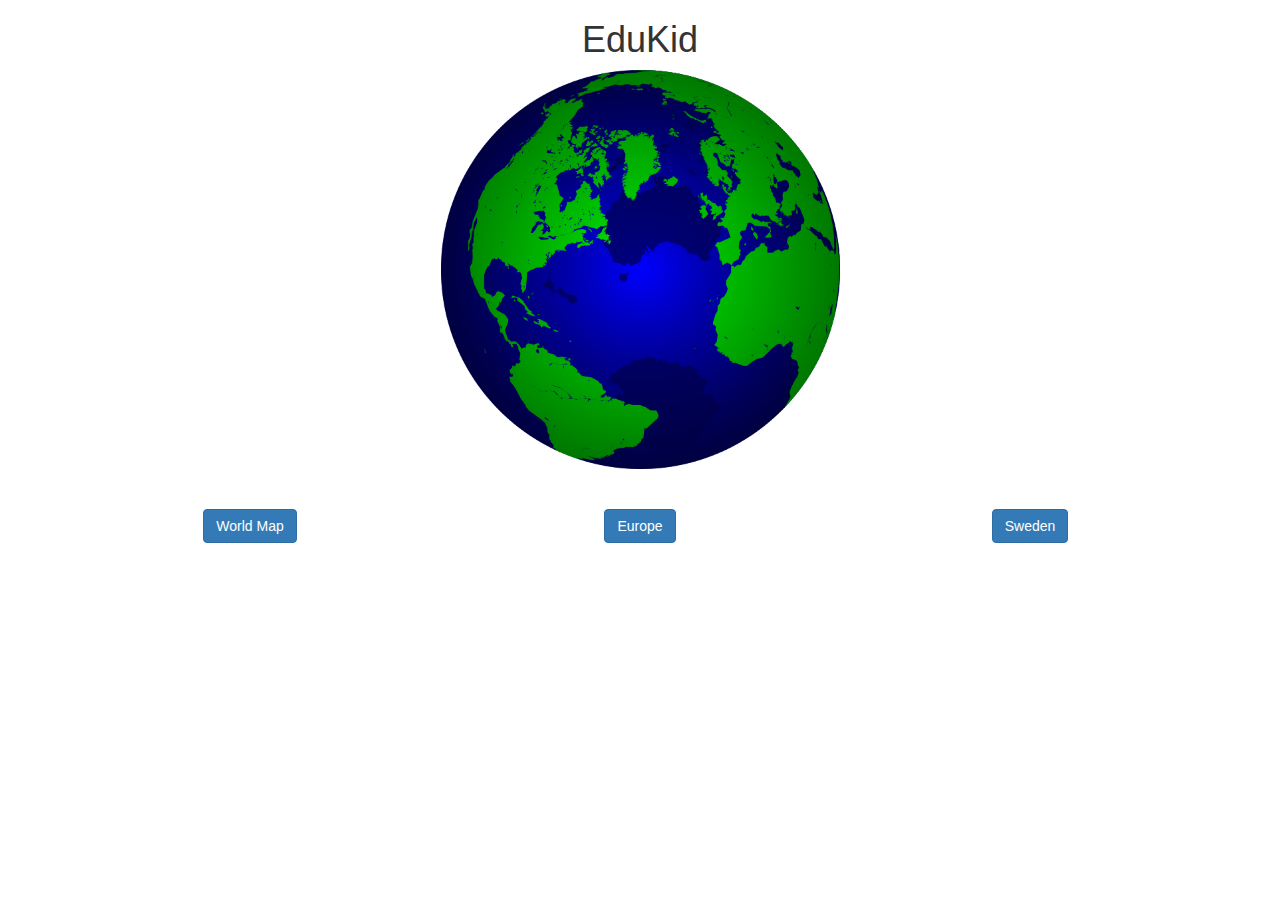
<file: index.html>
<!DOCTYPE html>
<html lang="en">
  <head>
    <meta charset="utf-8">
    <meta http-equiv="X-UA-Compatible" content="IE=edge">
    <meta name="viewport" content="width=device-width, initial-scale=1">    
    <link rel="stylesheet" href="css/bootstrap.css">
	<link href="css/bootstrap-tour.min.css" rel="stylesheet">
	
    <script src="https://ajax.googleapis.com/ajax/libs/jquery/1.11.1/jquery.min.js"></script>
    <script src="http://maxcdn.bootstrapcdn.com/bootstrap/3.2.0/js/bootstrap.min.js"></script>
	<script src="js/bootstrap-tour.min.js"></script>
    <script src="js/prompt.js"></script>
    <script src="js/app2.js"></script>
	<script type="text/javascript">
    </script>
  </head>
  <body>
    <div class="container">

    	<div class="row">  
		    <div class="col-md-12">
			     <h1 class="text-center"> EduKid </h1>
		    </div>
      </div> <!-- close row 1-->
	
    	<div class="row">
    		<div class="col-md-12">
    			<a href="map_game/map.html"><img class="center-block" height="35%" width="35%" src="img/globe.png" alt="Start the map game"></a>
    		</div>
    	</div> </br></br><!-- close row 2 -->
	
    	<div class="row text-center">
    		<div class="col-md-4">
    			<button type="button" class="btn btn-primary" id="world" >World Map</button>
    		</div>
        <div class="col-md-4">
          <a href="map_game/europe.html"><button type="button" class="btn btn-primary" id="europe">Europe</button></a>
        </div>
        <div class="col-md-4">
          <button type="button" class="btn btn-primary" id="sweden">Sweden</button>
        </div>
    	</div> <!-- close row 3 -->      
    </div> <!-- close container-->
  </body>
</html>
</file>
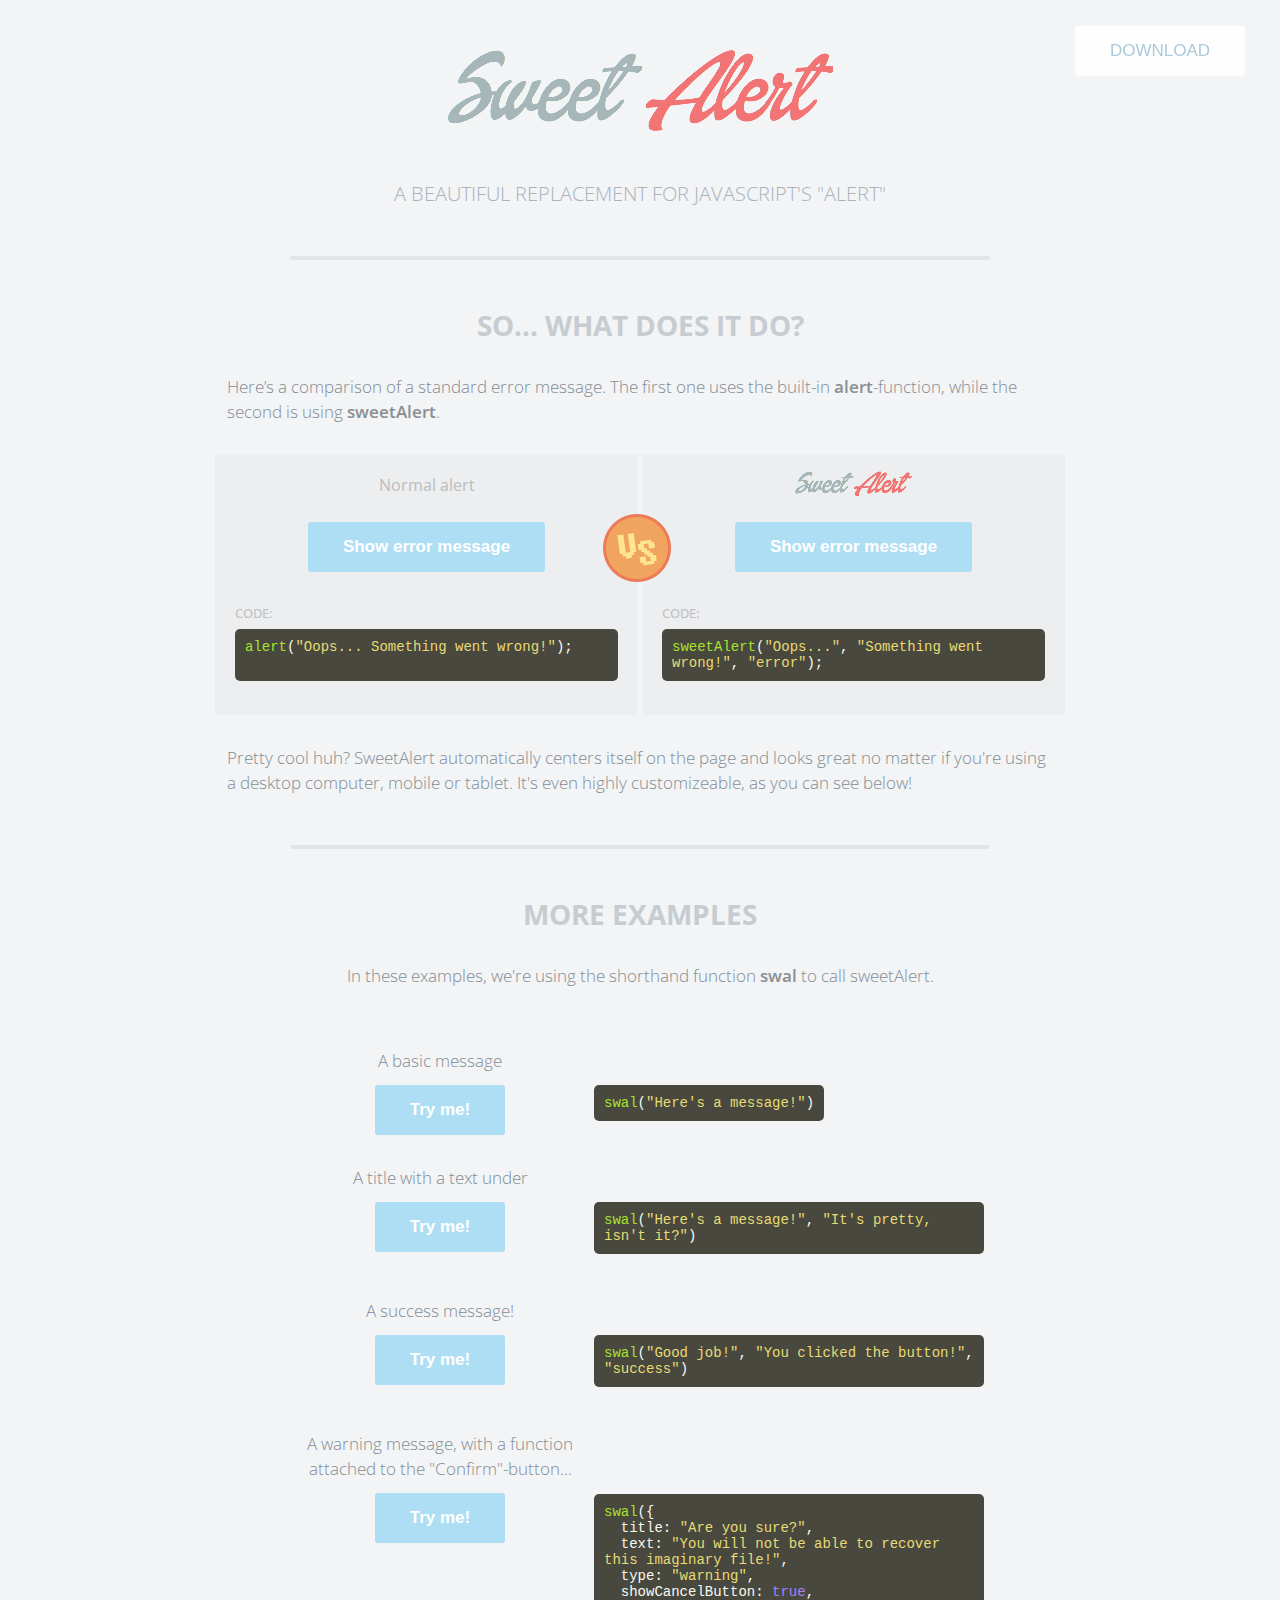
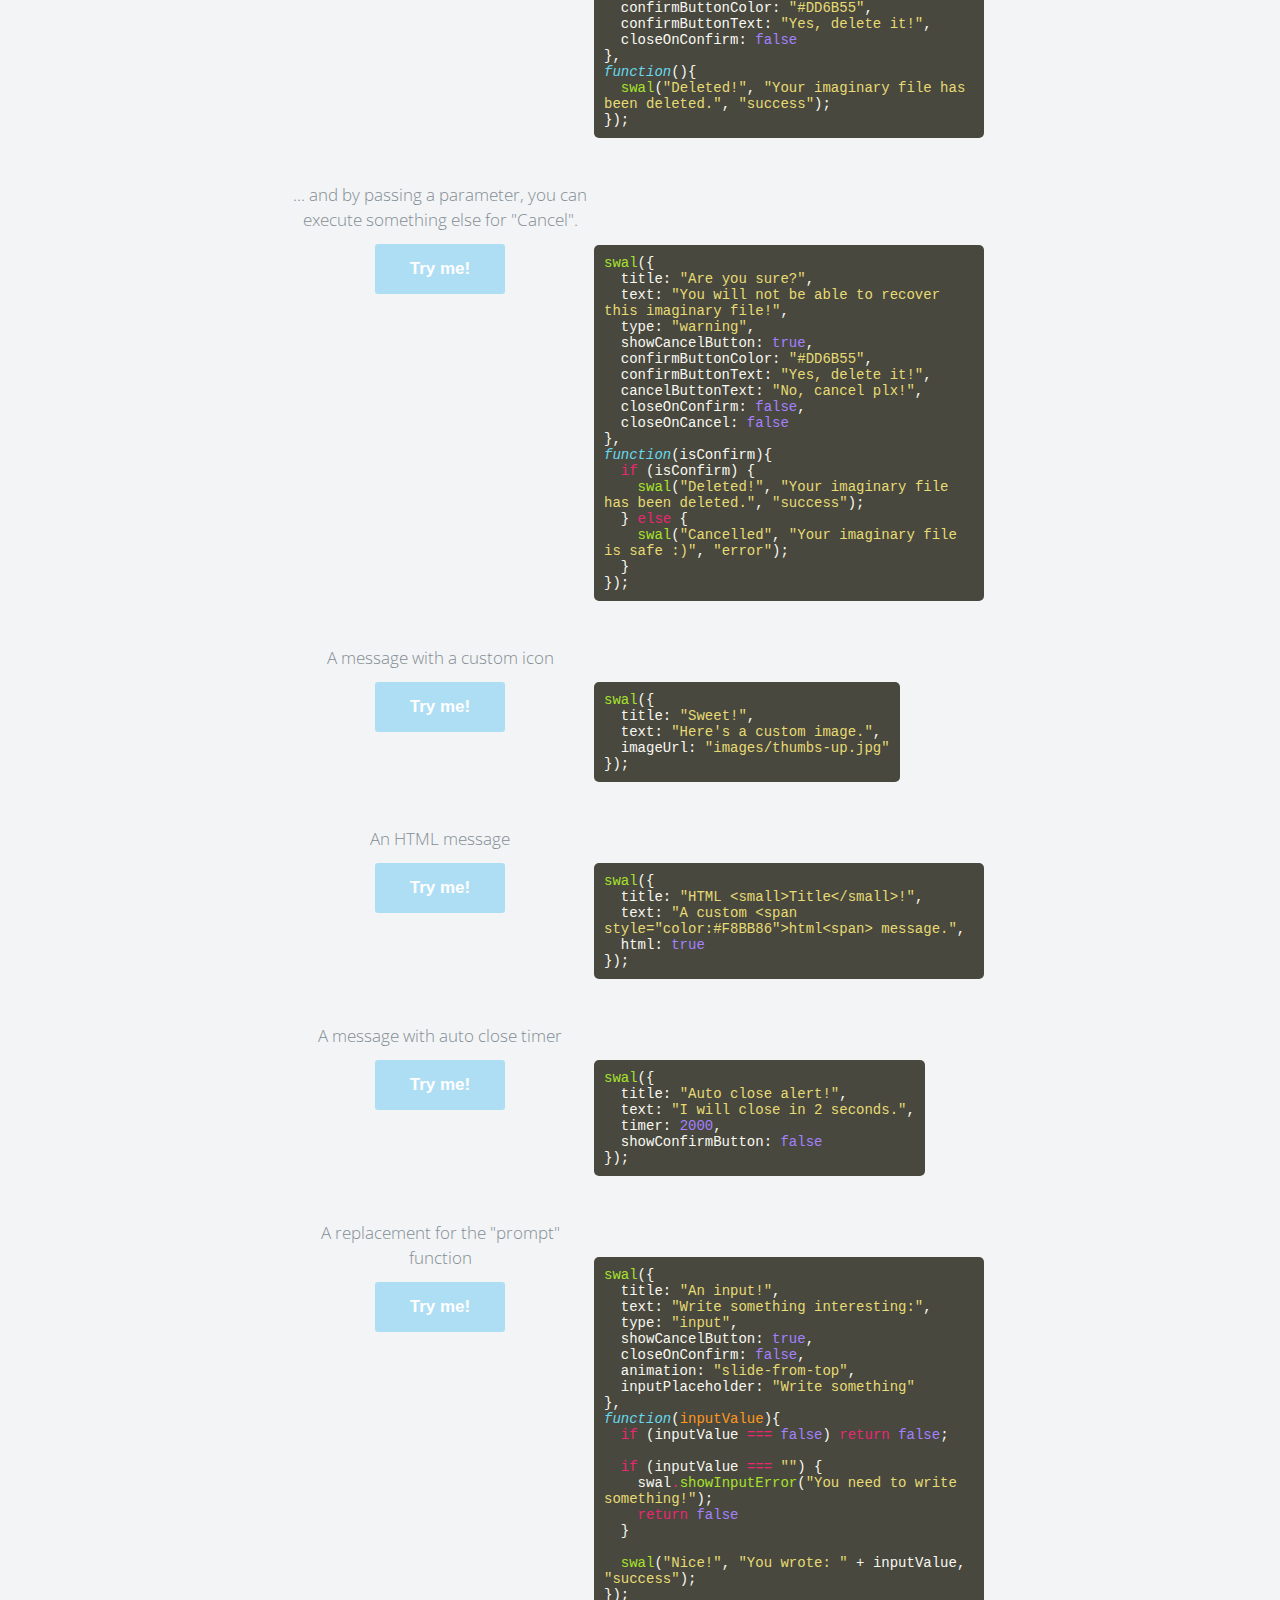
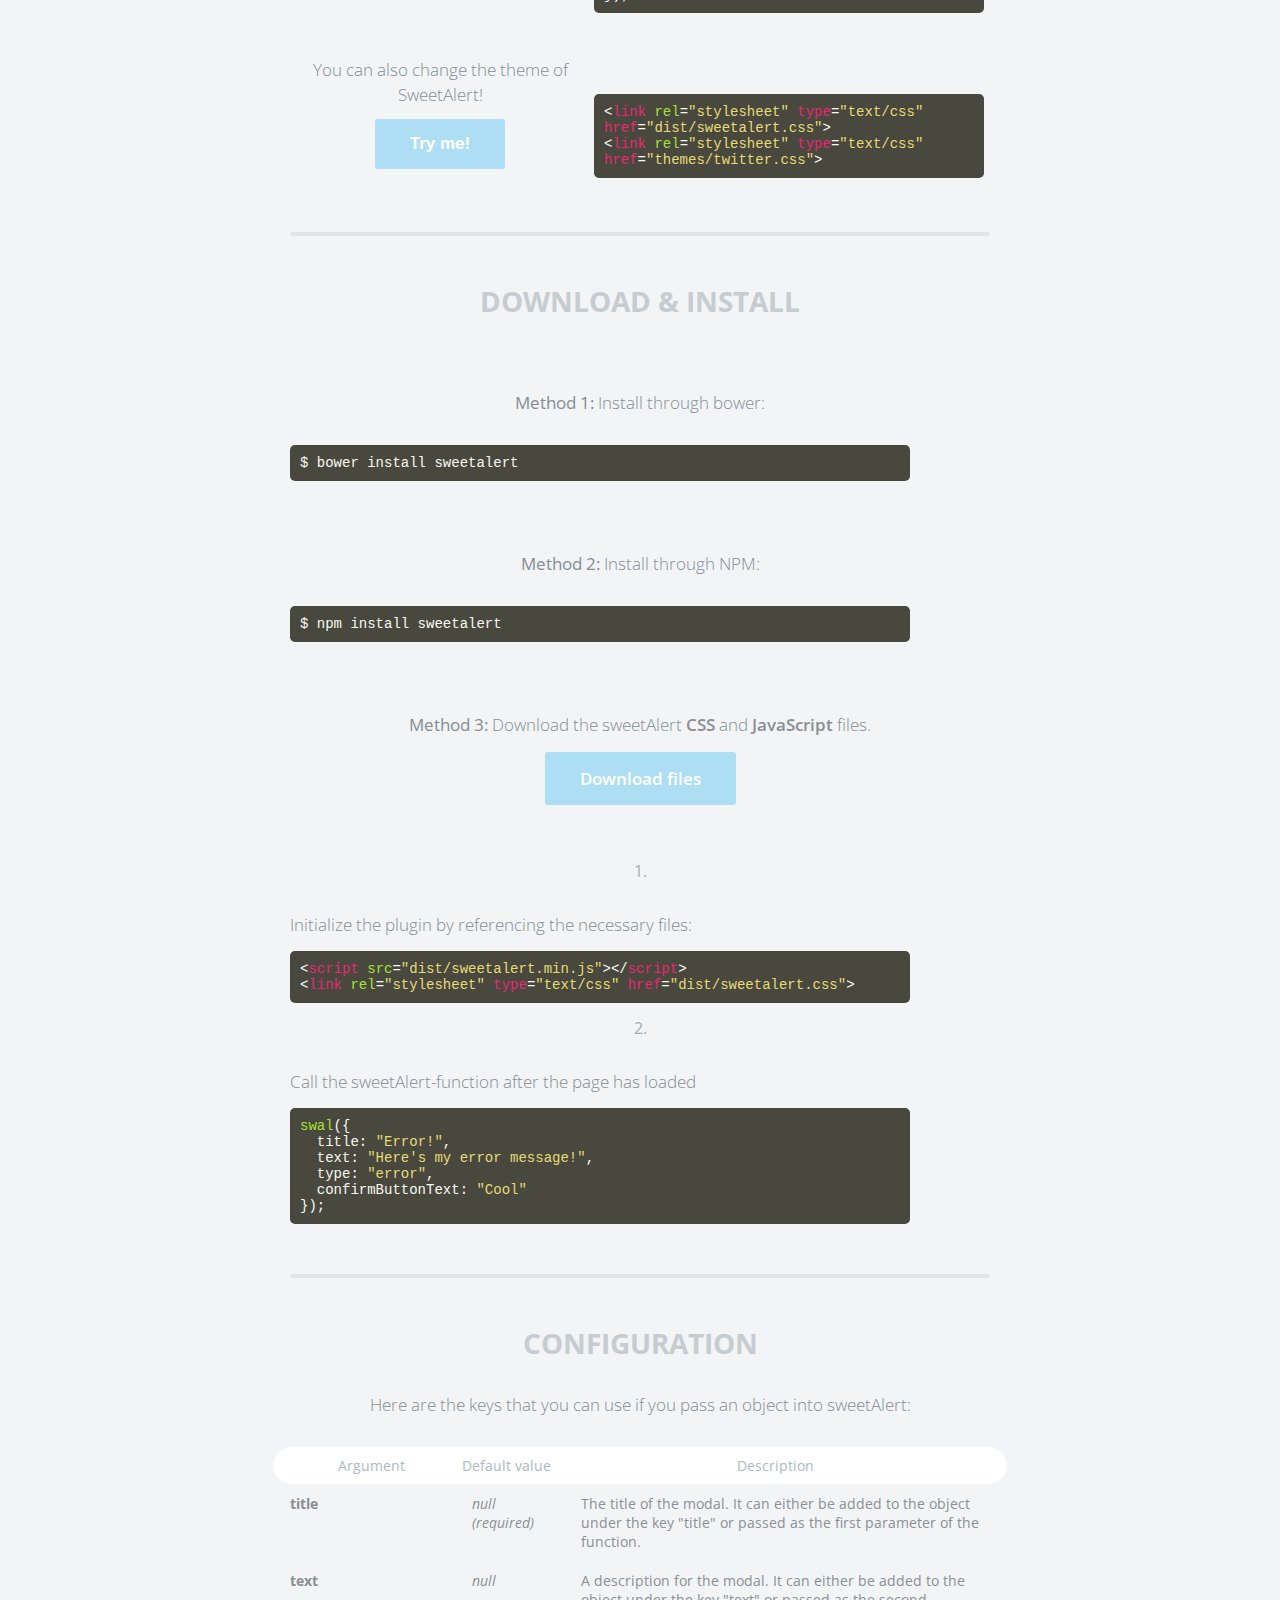
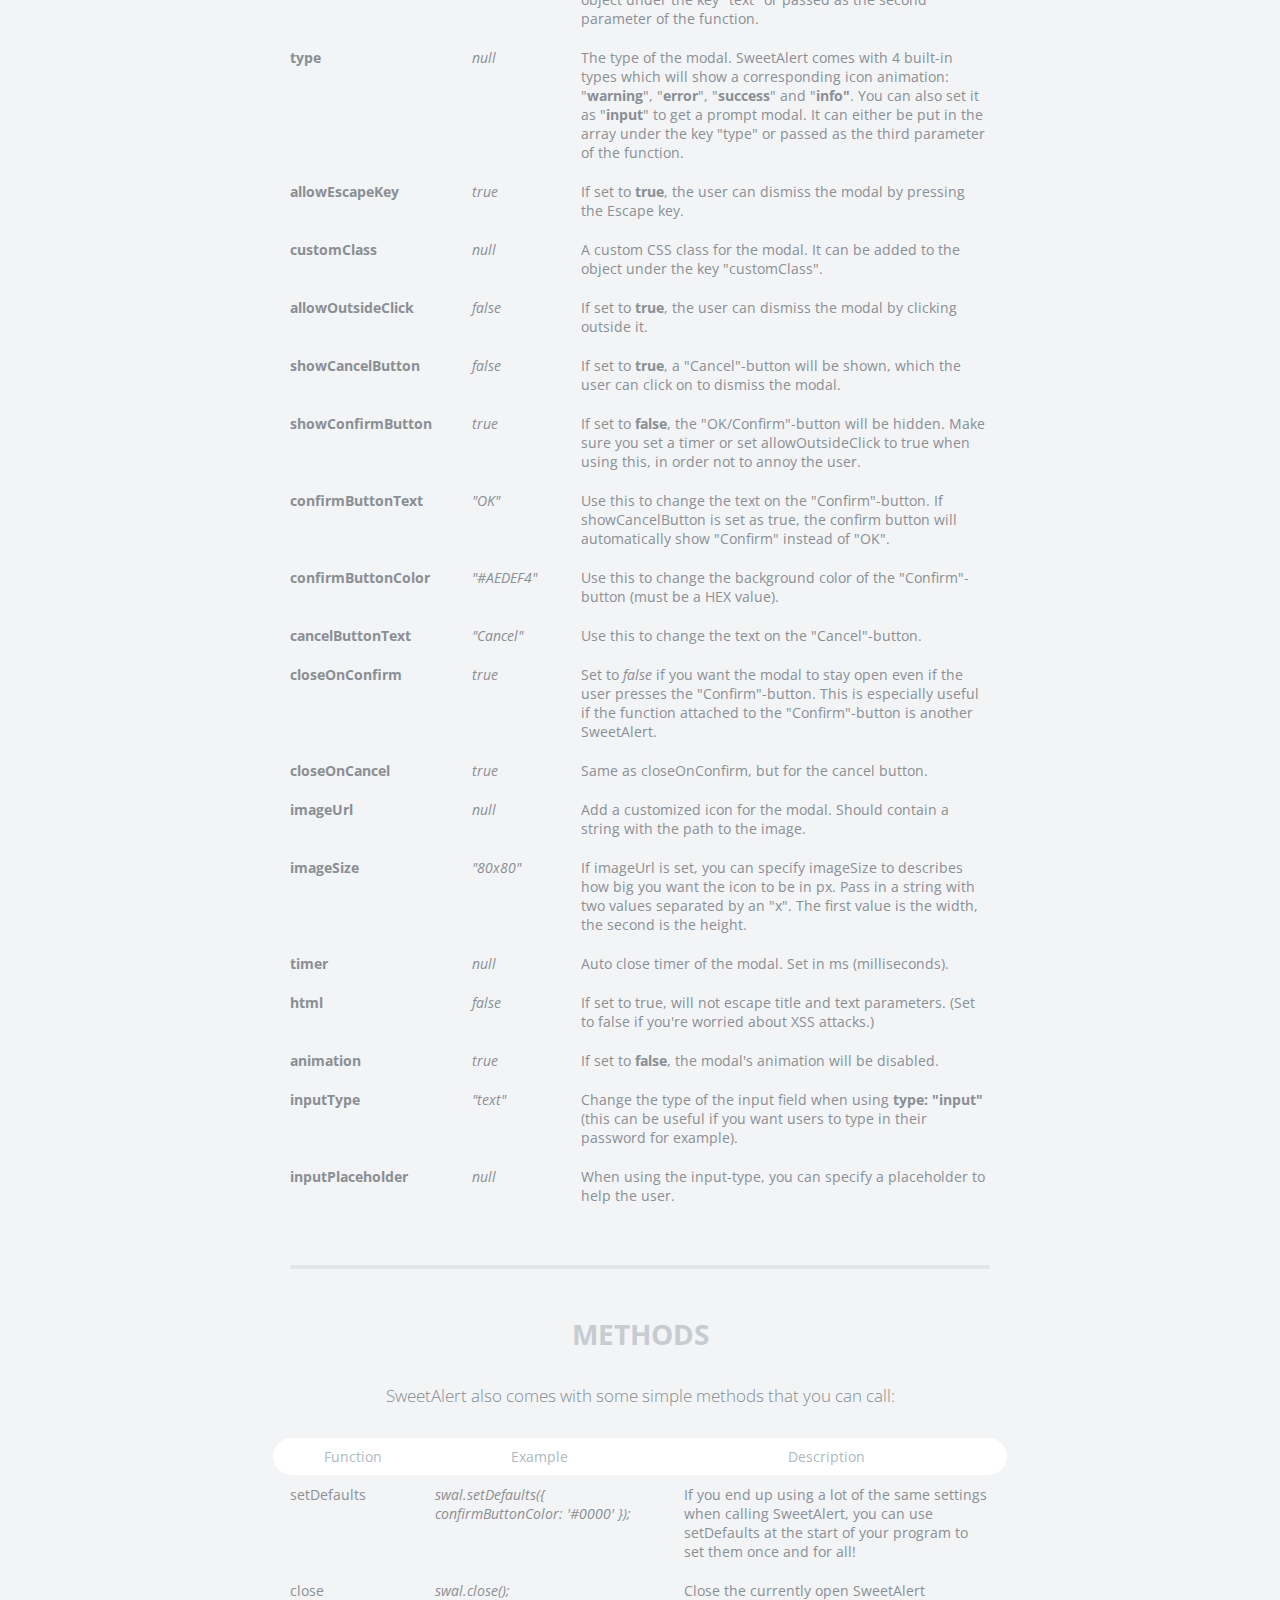
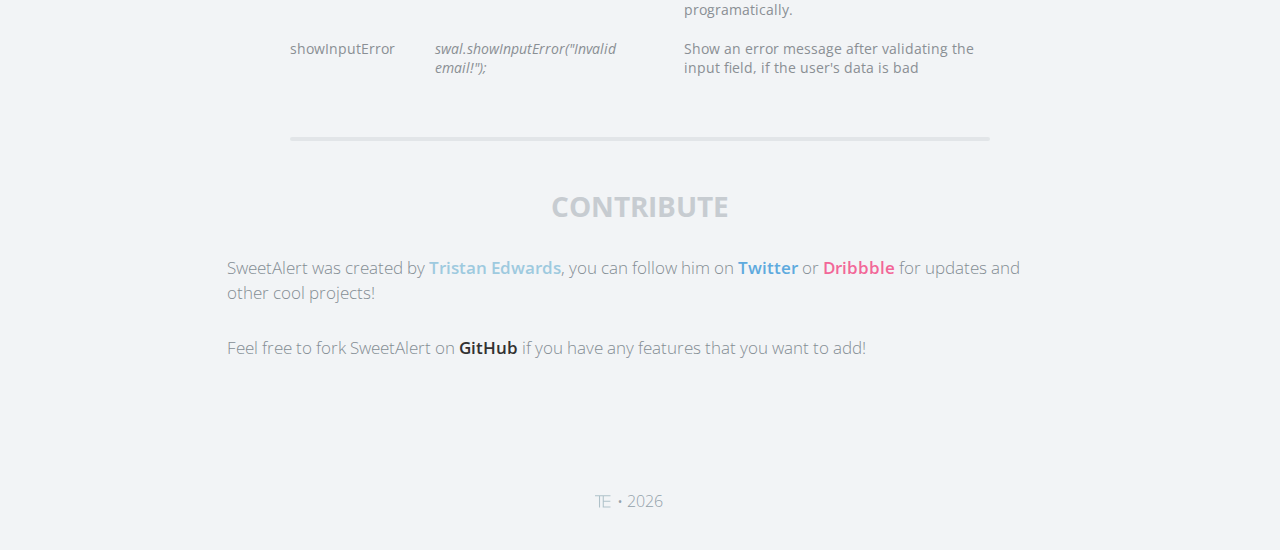
<file: plugin/index.html>
<!doctype html>

<html>

<head>
  <meta charset="utf-8">
  <meta name="viewport" content="width=device-width, initial-scale=1, maximum-scale=1, user-scalable=0" />
  <title>SweetAlert</title>
  
  <link rel="stylesheet" href="example/example.css">
  <script src="https://code.jquery.com/jquery-2.1.3.min.js"></script>

  <!-- This is what you need -->
  <script src="dist/sweetalert.min.js"></script>
  <link rel="stylesheet" href="dist/sweetalert.css">
  <!--.......................-->

</head>

<body>

<h1>Sweet Alert</h1>
<h2>A beautiful replacement for JavaScript's "Alert"</h2>
<button class="download">Download</button>

<!-- What does it do? -->
<h3>So... What does it do?</h3>
<p>Here’s a comparison of a standard error message. The first one uses the built-in <strong>alert</strong>-function, while the second is using <strong>sweetAlert</strong>.</p>

<div class="showcase normal">
	<h4>Normal alert</h4>
	<button>Show error message</button>

	<h5>Code:</h5>
	<pre><span class="attr">alert</span>(<span class="str">"Oops... Something went wrong!"</span>);

	</pre>

	<div class="vs-icon"></div>
</div>

<div class="showcase sweet">
	<h4>Sweet Alert</h4>
	<button>Show error message</button>

	<h5>Code:</h5>
	<pre><span class="attr">sweetAlert</span>(<span class="str">"Oops..."</span>, <span class="str">"Something went wrong!"</span>, <span class="str">"error"</span>);</pre>
</div>

<p>Pretty cool huh? SweetAlert automatically centers itself on the page and looks great no matter if you're using a desktop computer, mobile or tablet. It's even highly customizeable, as you can see below!</p>


<!-- Examples -->
<h3>More examples</h3>

<p class="center">In these examples, we're using the shorthand function <strong>swal</strong> to call sweetAlert.</p>

<ul class="examples">

	<li class="message">
		<div class="ui">
			<p>A basic message</p>
			<button>Try me!</button>
		</div>
		<pre><span class="attr">swal</span>(<span class="str">"Here's a message!"</span>)</pre>
	</li>

	<li class="title-text">
		<div class="ui">
			<p>A title with a text under</p>
			<button>Try me!</button>
		</div>
		<pre><span class="attr">swal</span>(<span class="str">"Here's a message!"</span>, <span class="str">"It's pretty, isn't it?"</span>)</pre>
	</li>

	<li class="success">
		<div class="ui">
			<p>A success message!</p>
			<button>Try me!</button>
		</div>
		<pre><span class="attr">swal</span>(<span class="str">"Good job!"</span>, <span class="str">"You clicked the button!"</span>, <span class="str">"success"</span>)</pre>
	</li>

	<li class="warning confirm">
		<div class="ui">
			<p>A warning message, with a function attached to the "Confirm"-button...</p>
			<button>Try me!</button>
		</div>
		<pre><span class="attr">swal</span>({
&nbsp;&nbsp;title: <span class="str">"Are you sure?"</span>,
&nbsp;&nbsp;text: <span class="str">"You will not be able to recover this imaginary file!"</span>,
&nbsp;&nbsp;type: <span class="str">"warning"</span>,
&nbsp;&nbsp;showCancelButton: <span class="val">true</span>,
&nbsp;&nbsp;confirmButtonColor: <span class="str">"#DD6B55"</span>,
&nbsp;&nbsp;confirmButtonText: <span class="str">"Yes, delete it!"</span>,
&nbsp;&nbsp;closeOnConfirm: <span class="val">false</span>
},
<span class="func"><i>function</i></span>(){
&nbsp;&nbsp;<span class="attr">swal</span>(<span class="str">"Deleted!"</span>, <span class="str">"Your imaginary file has been deleted."</span>, <span class="str">"success"</span>);
});</pre>
	</li>

	<li class="warning cancel">
		<div class="ui">
			<p>... and by passing a parameter, you can execute something else for "Cancel".</p>
			<button>Try me!</button>
		</div>
		<pre><span class="attr">swal</span>({
&nbsp;&nbsp;title: <span class="str">"Are you sure?"</span>,
&nbsp;&nbsp;text: <span class="str">"You will not be able to recover this imaginary file!"</span>,
&nbsp;&nbsp;type: <span class="str">"warning"</span>,
&nbsp;&nbsp;showCancelButton: <span class="val">true</span>,
&nbsp;&nbsp;confirmButtonColor: <span class="str">"#DD6B55"</span>,
&nbsp;&nbsp;confirmButtonText: <span class="str">"Yes, delete it!"</span>,
&nbsp;&nbsp;cancelButtonText: <span class="str">"No, cancel plx!"</span>,
&nbsp;&nbsp;closeOnConfirm: <span class="val">false</span>,
&nbsp;&nbsp;closeOnCancel: <span class="val">false</span>
},
<span class="func"><i>function</i></span>(isConfirm){
&nbsp;&nbsp;<span class="tag">if</span> (isConfirm) {
&nbsp;&nbsp;&nbsp;&nbsp;<span class="attr">swal</span>(<span class="str">"Deleted!"</span>, <span class="str">"Your imaginary file has been deleted."</span>, <span class="str">"success"</span>);
&nbsp;&nbsp;} <span class="tag">else</span> {
	&nbsp;&nbsp;&nbsp;&nbsp;<span class="attr">swal</span>(<span class="str">"Cancelled"</span>, <span class="str">"Your imaginary file is safe :)"</span>, <span class="str">"error"</span>);
&nbsp;&nbsp;}
});</pre>
	</li>

	<li class="custom-icon">
		<div class="ui">
			<p>A message with a custom icon</p>
			<button>Try me!</button>
		</div>
		<pre><span class="attr">swal</span>({
&nbsp;&nbsp;title: <span class="str">"Sweet!"</span>,
&nbsp;&nbsp;text: <span class="str">"Here's a custom image."</span>,
&nbsp;&nbsp;imageUrl: <span class="str">"images/thumbs-up.jpg"</span>
});</pre>
	</li>

	<li class="message-html">
		<div class="ui">
			<p>An HTML message</p>
			<button>Try me!</button>
		</div>
		<pre><span class="attr">swal</span>({
&nbsp;&nbsp;title: <span class="str">"HTML &lt;small&gt;Title&lt;/small&gt;!"</span>,
&nbsp;&nbsp;text: <span class="str">"A custom &lt;span style="color:#F8BB86"&gt;html&lt;span&gt; message."</span>,
&nbsp;&nbsp;html: <span class="val">true</span>
});</pre>
	</li>

	<li class="timer">
		<div class="ui">
			<p>A message with auto close timer</p>
			<button>Try me!</button>
		</div>
		<pre><span class="attr">swal</span>({
&nbsp;&nbsp;title: <span class="str">"Auto close alert!"</span>,
&nbsp;&nbsp;text: <span class="str">"I will close in 2 seconds."</span>,
&nbsp;&nbsp;timer: <span class="val">2000</span>,
&nbsp;&nbsp;showConfirmButton: <span class="val">false</span>
});</pre>
	</li>

	<li class="input">
		<div class="ui">
			<p>A replacement for the "prompt" function</p>
			<button>Try me!</button>
		</div>
		<pre><span class="attr">swal</span>({
&nbsp;&nbsp;title: <span class="str">"An input!"</span>,
&nbsp;&nbsp;text: <span class="str">"Write something interesting:"</span>,
&nbsp;&nbsp;type: <span class="str">"input"</span>,
&nbsp;&nbsp;showCancelButton: <span class="val">true</span>,
&nbsp;&nbsp;closeOnConfirm: <span class="val">false</span>,
&nbsp;&nbsp;animation: <span class="str">"slide-from-top"</span>,
&nbsp;&nbsp;inputPlaceholder: <span class="str">"Write something"</span>
},
<span class="func"><i>function</i></span>(<span class="arg">inputValue</span>){
&nbsp;&nbsp;<span class="tag">if</span> (inputValue <span class="tag">===</span> <span class="val">false</span>) <span class="tag">return</span> <span class="val">false</span>;
&nbsp;&nbsp;
&nbsp;&nbsp;<span class="tag">if</span> (inputValue <span class="tag">===</span> <span class="str">""</span>) {
&nbsp;&nbsp;&nbsp;&nbsp;swal<span class="tag">.</span><span class="attr">showInputError</span>(<span class="str">"You need to write something!"</span>);
&nbsp;&nbsp;&nbsp;&nbsp;<span class="tag">return</span> <span class="val">false</span>
&nbsp;&nbsp;}
&nbsp;&nbsp;
&nbsp;&nbsp;<span class="attr">swal</span>(<span class="str">"Nice!"</span>, <span class="str">"You wrote: "</span> + inputValue, <span class="str">"success"</span>);
});</pre>
	</li>

	<li class="theme">
		<div class="ui">
			<p>You can also change the theme of SweetAlert!</p>
			<button>Try me!</button>
		</div>
		<pre>&lt;<span class="tag">link</span> <span class="attr">rel</span>=<span class="str">"stylesheet"</span> <span class="tag">type</span>=<span class="str">"text/css"</span> <span class="tag">href</span>=<span class="str">"dist/sweetalert.css"</span>&gt;
			&lt;<span class="tag">link</span> <span class="attr">rel</span>=<span class="str">"stylesheet"</span> <span class="tag">type</span>=<span class="str">"text/css"</span> <span class="tag">href</span>=<span class="str">"themes/twitter.css"</span>&gt;</pre>
	</li>

</ul>


<!-- Download & Install -->
<h3 id="download-section">Download & install</h3>

<div class="center-container">
	<p class="center"><b>Method 1:</b> Install through bower:</p>
	<pre class="center">$ bower install sweetalert</pre>
</div>

<div class="center-container">
	<p class="center"><b>Method 2:</b> Install through NPM:</p>
	<pre class="center">$ npm install sweetalert</pre>
</div>

<p class="center"><b>Method 3:</b> Download the sweetAlert <strong>CSS</strong> and <strong>JavaScript</strong> files.</p>

<a class="button" href="https://github.com/t4t5/sweetalert/archive/master.zip" download>Download files</a>

<ol>
	<li>
		<p>Initialize the plugin by referencing the necessary files:</p>
		<pre>&lt;<span class="tag">script</span> <span class="attr">src</span>=<span class="str">"dist/sweetalert.min.js"</span>&gt;&lt;/<span class="tag">script</span>&gt;
&lt;<span class="tag">link</span> <span class="attr">rel</span>=<span class="str">"stylesheet"</span> <span class="tag">type</span>=<span class="str">"text/css"</span> <span class="tag">href</span>=<span class="str">"dist/sweetalert.css"</span>&gt;</pre>
	</li>

	<li>
		<p>Call the sweetAlert-function after the page has loaded</p>
		<pre><span class="attr">swal</span>({
&nbsp;&nbsp;title: <span class="str">"Error!"</span>,
&nbsp;&nbsp;text: <span class="str">"Here's my error message!"</span>,
&nbsp;&nbsp;type: <span class="str">"error"</span>,
&nbsp;&nbsp;confirmButtonText: <span class="str">"Cool"</span>
});
</pre>
	</li>
</ol>



<!-- Configuration -->
<h3>Configuration</h3>

<p class="center">Here are the keys that you can use if you pass an object into sweetAlert:</p>

<table>
	<tr class="titles">
		<th>
			<div class="border-left"></div>
			Argument
		</th>
		<th>Default value</th>
		<th>
			<div class="border-right"></div>
			Description
		</th>
	</tr>
	<tr>
		<td><b>title</b></td>
		<td><i>null (required)</i></td>
		<td>The title of the modal. It can either be added to the object under the key "title" or passed as the first parameter of the function.</td>
	</tr>
	<tr>
		<td><b>text</b></td>
		<td><i>null</i></td>
		<td>A description for the modal. It can either be added to the object under the key "text" or passed as the second parameter of the function.</td>
	</tr>
	<tr>
		<td><b>type</b></td>
		<td><i>null</i></td>
		<td>The type of the modal. SweetAlert comes with 4 built-in types which will show a corresponding icon animation: "<strong>warning</strong>", "<strong>error</strong>", "<strong>success</strong>" and "<strong>info"</strong>. You can also set it as "<strong>input</strong>" to get a prompt modal. It can either be put in the array under the key "type" or passed as the third parameter of the function.</td>
	</tr>
    <tr>
      <td><b>allowEscapeKey</b></td>
      <td><i>true</i></td>
      <td>If set to <strong>true</strong>, the user can dismiss the modal by pressing the Escape key.</td>
    </tr>
	<tr>
		<td><b>customClass</b></td>
		<td><i>null</i></td>
		<td>A custom CSS class for the modal. It can be added to the object under the key "customClass".</td>
	</tr>
	<tr>
		<td><b>allowOutsideClick</b></td>
		<td><i>false</i></td>
		<td>If set to <strong>true</strong>, the user can dismiss the modal by clicking outside it.</td>
	</tr>
	<tr>
		<td><b>showCancelButton</b></td>
		<td><i>false</i></td>
		<td>If set to <strong>true</strong>, a "Cancel"-button will be shown, which the user can click on to dismiss the modal.</td>
	</tr>
	<tr>
		<td><b>showConfirmButton</b></td>
		<td><i>true</i></td>
		<td>If set to <strong>false</strong>, the "OK/Confirm"-button will be hidden. Make sure you set a timer or set allowOutsideClick to true when using this, in order not to annoy the user.</td>
	</tr>
	<tr>
		<td><b>confirmButtonText</b></td>
		<td><i>"OK"</i></td>
		<td>Use this to change the text on the "Confirm"-button. If showCancelButton is set as true, the confirm button will automatically show "Confirm" instead of "OK".</td>
	</tr>
	<tr>
		<td><b>confirmButtonColor</b></td>
		<td><i>"#AEDEF4"</i></td>
		<td>Use this to change the background color of the "Confirm"-button (must be a HEX value).</td>
	</tr>
	<tr>
		<td><b>cancelButtonText</b></td>
		<td><i>"Cancel"</i></td>
		<td>Use this to change the text on the "Cancel"-button.</td>
	</tr>
	<tr>
		<td><b>closeOnConfirm</b></td>
		<td><i>true</i></td>
		<td>Set to <i>false</i> if you want the modal to stay open even if the user presses the "Confirm"-button. This is especially useful if the function attached to the "Confirm"-button is another SweetAlert.</td>
	</tr>
	<tr>
		<td><b>closeOnCancel</b></td>
		<td><i>true</i></td>
		<td>Same as closeOnConfirm, but for the cancel button.</td>
	</tr>
	<tr>
		<td><b>imageUrl</b></td>
		<td><i>null</i></td>
		<td>Add a customized icon for the modal. Should contain a string with the path to the image.</td>
	</tr>
	<tr>
		<td><b>imageSize</b></td>
		<td><i>"80x80"</i></td>
		<td>If imageUrl is set, you can specify imageSize to describes how big you want the icon to be in px. Pass in a string with two values separated by an "x". The first value is the width, the second is the height.</td>
	</tr>
	<tr>
		<td><b>timer</b></td>
		<td><i>null</i></td>
		<td>Auto close timer of the modal. Set in ms (milliseconds).</td>
	</tr>
	<tr>
		<td><b>html</b></td>
		<td><i>false</i></td>
		<td>If set to true, will not escape title and text parameters. (Set to false if you're worried about XSS attacks.)</td>
	</tr>
	<tr>
		<td><b>animation</b></td>
		<td><i>true</i></td>
		<td>If set to <strong>false</strong>, the modal's animation will be disabled.</td>
	</tr>
	<tr>
		<td><b>inputType</b></td>
		<td><i>"text"</i></td>
		<td>Change the type of the input field when using <strong>type: "input"</strong> (this can be useful if you want users to type in their password for example).</td>
	</tr>
	<tr>
		<td><b>inputPlaceholder</b></td>
		<td><i>null</i></td>
		<td>When using the input-type, you can specify a placeholder to help the user.</td>
	</tr>
</table>


<!-- Methods -->
<h3>Methods</h3>

<p class="center">SweetAlert also comes with some simple methods that you can call:</p>

<table>
	<tr class="titles">
		<th>
			<div class="border-left"></div>
			Function
		</th>
		<th>Example</th>
		<th>
			<div class="border-right"></div>
			Description
		</th>
	</tr>
	<tr>
		<td>setDefaults</td>
		<td><i>swal.setDefaults({ confirmButtonColor: '#0000' });</i></td>
		<td>If you end up using a lot of the same settings when calling SweetAlert, you can use setDefaults at the start of your program to set them once and for all!</td>
	</tr>
	<tr>
		<td>close</td>
		<td><i>swal.close();</i></td>
		<td>Close the currently open SweetAlert programatically.</td>
	</tr>
	<tr>
		<td>showInputError</td>
		<td><i>swal.showInputError("Invalid email!");</i></td>
		<td>Show an error message after validating the input field, if the user's data is bad</td>
	</tr>
</table>



<!-- Contribute -->
<h3>Contribute</h3>
<p>SweetAlert was created by <a href="http://tristanedwards.me" target="_blank">Tristan Edwards</a>, you can follow him on <a href="https://twitter.com/t4t5" target="_blank" class="twitter">Twitter</a> or <a href="https://dribbble.com/tristanedwards" target="_blank" class="dribbble">Dribbble</a> for updates and other cool projects!</p>
<p>Feel free to fork SweetAlert on <a href="https://github.com/t4t5/sweetalert" class="github">GitHub</a> if you have any features that you want to add!</p>


<footer>
	<span class="te-logo">TE</span> • <script>document.write(new Date().getFullYear())</script>
</footer>


<script>

document.querySelector('button.download').onclick = function(){
	$("html, body").animate({ scrollTop: $("#download-section").offset().top }, 1000);
};

document.querySelector('.showcase.normal button').onclick = function(){
	alert("Oops... Something went wrong!");
};

document.querySelector('.showcase.sweet button').onclick = function(){
	swal("Oops...", "Something went wrong!", "error");
};

document.querySelector('ul.examples li.message button').onclick = function(){
	swal("Here's a message!");
};

document.querySelector('ul.examples li.timer button').onclick = function(){
	swal({
		title: "Auto close alert!",
		text: "I will close in 2 seconds.",
		timer: 2000,
		showConfirmButton: false
	});
};

document.querySelector('ul.examples li.title-text button').onclick = function(){
	swal("Here's a message!", "It's pretty, isn't it?");
};

document.querySelector('ul.examples li.success button').onclick = function(){
	swal("Good job!", "You clicked the button!", "success");
};

document.querySelector('ul.examples li.warning.confirm button').onclick = function(){
	swal({
		title: "Are you sure?",
		text: "You will not be able to recover this imaginary file!",
		type: "warning",
		showCancelButton: true,
		confirmButtonColor: '#DD6B55',
		confirmButtonText: 'Yes, delete it!',
		closeOnConfirm: false
	},
	function(){
		swal("Deleted!", "Your imaginary file has been deleted!", "success");
	});
};

document.querySelector('ul.examples li.warning.cancel button').onclick = function(){
	swal({
		title: "Are you sure?",
		text: "You will not be able to recover this imaginary file!",
		type: "warning",
		showCancelButton: true,
		confirmButtonColor: '#DD6B55',
		confirmButtonText: 'Yes, delete it!',
		cancelButtonText: "No, cancel plx!",
		closeOnConfirm: false,
		closeOnCancel: false
	},
	function(isConfirm){
    if (isConfirm){
      swal("Deleted!", "Your imaginary file has been deleted!", "success");
    } else {
      swal("Cancelled", "Your imaginary file is safe :)", "error");
    }
	});
};

document.querySelector('ul.examples li.custom-icon button').onclick = function(){
	swal({
		title: "Sweet!",
		text: "Here's a custom image.",
		imageUrl: 'example/images/thumbs-up.jpg'
	});
};

document.querySelector('ul.examples li.message-html button').onclick = function(){
	swal({
		title: "HTML <small>Title</small>!",
		text: 'A custom <span style="color:#F8BB86">html<span> message.',
		html: true
	});
};

document.querySelector('ul.examples li.input button').onclick = function(){
	swal({
		title: "An input!",
		text: 'Write something interesting:',
		type: 'input',
		showCancelButton: true,
		closeOnConfirm: false,
		animation: "slide-from-top",
		inputPlaceholder: "Write something"
	}, 
	function(inputValue){
		if (inputValue === false) return false;

		if (inputValue === "") {
			swal.showInputError("You need to write something!");
			return false;
		}
		
		swal("Nice!", 'You wrote: ' + inputValue, "success");
		
	});
};

document.querySelector('ul.examples li.theme button').onclick = function() {
	swal({
		title: "Themes!",
		text: "Here's the Twitter theme for SweetAlert!",
		confirmButtonText: "Cool!",
		customClass: 'twitter'
	});
};

</script>



</body>

</html>
</file>
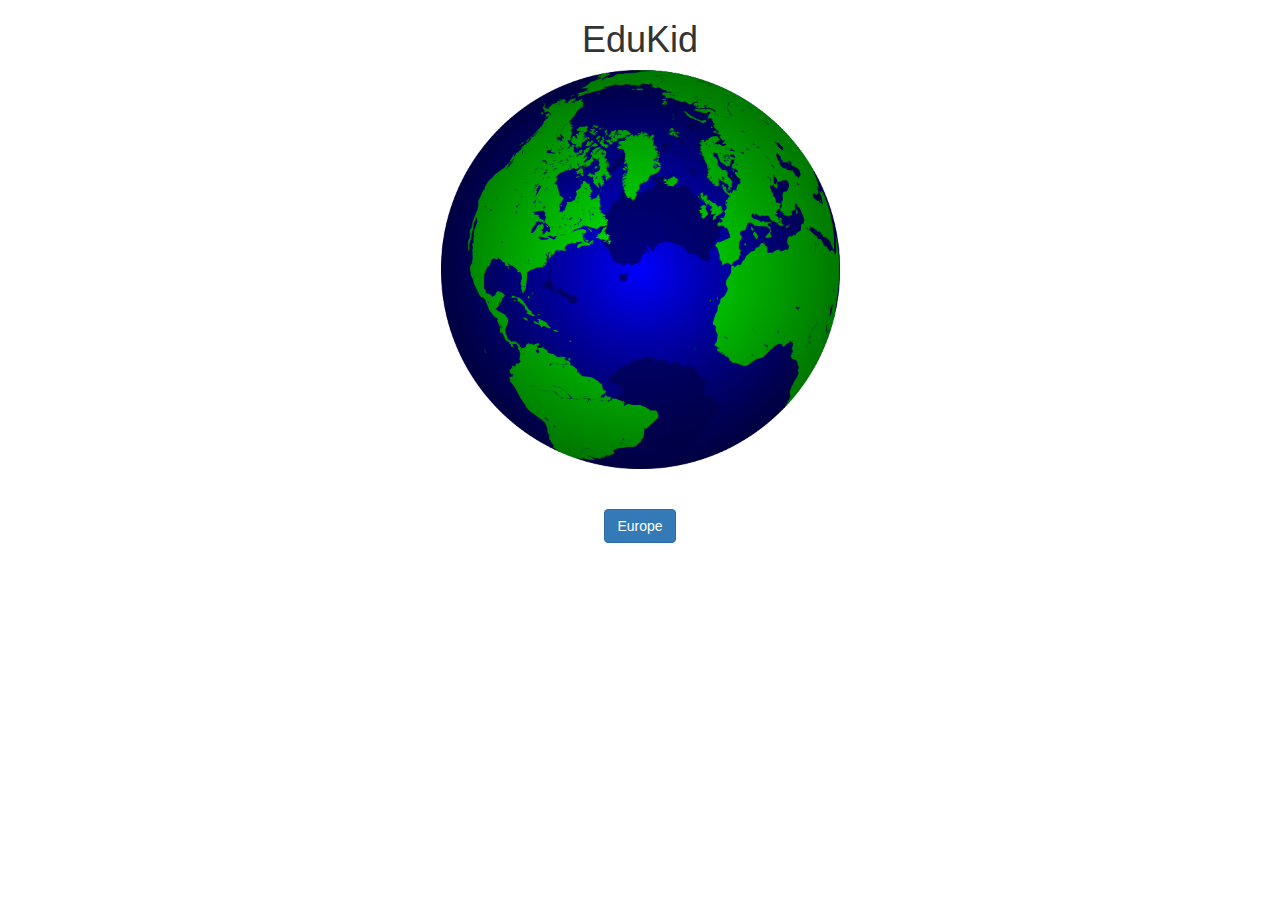
<file: index-use-firefox.html>
<!DOCTYPE html>
<html lang="en">
  <head>
    <meta charset="utf-8">
    <meta http-equiv="X-UA-Compatible" content="IE=edge">
    <meta name="viewport" content="width=device-width, initial-scale=1">    
    <link rel="stylesheet" href="css/bootstrap.css">
	<link href="css/bootstrap-tour.min.css" rel="stylesheet">
	
    <script src="https://ajax.googleapis.com/ajax/libs/jquery/1.11.1/jquery.min.js"></script>
    <script src="http://maxcdn.bootstrapcdn.com/bootstrap/3.2.0/js/bootstrap.min.js"></script>
	<script src="js/bootstrap-tour.min.js"></script>
    <script src="js/prompt.js"></script>
    <script src="js/app2.js"></script>
	<script type="text/javascript">
    </script>
  </head>
  <body>
    <div class="container">

    	<div class="row">  
		    <div class="col-md-12">
			     <h1 class="text-center"> EduKid </h1>
		    </div>
      </div> <!-- close row 1-->
	
    	<div class="row">
    		<div class="col-md-12">
    			<a href="map_game/map.html"><img class="center-block" height="35%" width="35%" src="img/globe.png" alt="Start the map game"></a>
    		</div>
    	</div> </br></br><!-- close row 2 -->
	
    	<div class="row text-center">
    		<div class="col-md-4">
    			
    		</div>
        <div class="col-md-4">
          <a href="map_game/europe.html"><button type="button" class="btn btn-primary" id="europe">Europe</button></a>
        </div>
        <div class="col-md-4">
       
        </div>
    	</div> <!-- close row 3 -->      
    </div> <!-- close container-->
  </body>
</html>
</file>
<file: plugin/example/example.css>
@import url(http://fonts.googleapis.com/css?family=Open+Sans:400,600,700,300);
@import url(http://fonts.googleapis.com/css?family=Open+Sans+Condensed:700);
body {
  background-color: #f2f4f6;
  font-family: 'Open Sans', sans-serif;
  text-align: center; }

h1 {
  background-image: url("images/logo_big.png");
  background-image: -webkit-image-set(url("images/logo_big.png") 1x, url("images/logo_big@2x.png") 2x);
  width: 385px;
  height: 81px;
  text-indent: -9999px;
  white-space: nowrap;
  margin: 50px auto; }
  @media all and (max-width: 420px) {
    h1 {
      width: 300px;
      background-size: contain;
      background-repeat: no-repeat;
      background-position: center; } }
  @media all and (max-width: 330px) {
    h1 {
      width: 250px; } }

h2 {
  font-size: 20px;
  color: #A9B2BC;
  line-height: 25px;
  text-transform: uppercase;
  font-weight: 300;
  text-align: center;
  display: block; }

h3 {
  font-size: 28px;
  color: #C7CCD1;
  text-transform: uppercase;
  font-family: 'Open Sans Condensed', sans-serif;
  margin-top: 100px;
  text-align: center;
  position: relative; }
  h3#download-section {
    margin-top: 50px;
    padding-top: 40px; }
  h3::after {
    content: "";
    background-color: #e2e5e8;
    height: 4px;
    width: 700px;
    left: 50%;
    margin-left: -350px;
    position: absolute;
    margin-top: -50px;
    border-radius: 2px; }
    @media all and (max-width: 740px) {
      h3::after {
        width: auto;
        left: 20px;
        right: 20px;
        margin-left: 0; } }

a {
  text-decoration: none; }

p {
  max-width: 826px;
  margin: 30px auto;
  font-size: 17px;
  font-weight: 300;
  color: #848D94;
  line-height: 25px;
  text-align: left; }
  p.center {
    text-align: center; }
  p strong {
    color: #8A8F94;
    font-weight: 600; }
  p a {
    color: #9ECADF;
    font-weight: 600; }
    p a:hover {
      text-decoration: underline; }
    p a.twitter {
      color: #5eaade; }
    p a.dribbble {
      color: #f26798; }
    p a.github {
      color: #323131; }

button, .button {
  background-color: #AEDEF4;
  color: white;
  border: none;
  box-shadow: none;
  font-size: 17px;
  font-weight: 500;
  font-weight: 600;
  border-radius: 3px;
  padding: 15px 35px;
  margin: 26px 5px 0 5px;
  cursor: pointer; }
  button:focus, .button:focus {
    outline: none; }
  button:hover, .button:hover {
    background-color: #a1d9f2; }
  button:active, .button:active {
    background-color: #81ccee; }
  button.cancel, .button.cancel {
    background-color: #D0D0D0; }
    button.cancel:hover, .button.cancel:hover {
      background-color: #c8c8c8; }
    button.cancel:active, .button.cancel:active {
      background-color: #b6b6b6; }
  button.download, .button.download {
    position: fixed;
    right: 30px;
    top: 0;
    background-color: rgba(255, 255, 255, 0.9);
    color: #ABCADA;
    font-weight: 500;
    text-transform: uppercase;
    z-index: 3; }
    @media all and (max-width: 1278px) {
      button.download, .button.download {
        display: none; } }

.center-container {
  max-width: 700px;
  margin: 70px auto; }

pre {
  background-color: #49483e;
  color: #f8f8f2;
  padding: 10px;
  border-radius: 5px;
  white-space: pre-line;
  text-align: left;
  font-size: 14px;
  max-width: 600px; }
  pre .str {
    color: #e6db74; }
  pre .func {
    color: #66d9ef; }
  pre .val {
    color: #a381ff; }
  pre .tag {
    color: #e92772; }
  pre .attr {
    color: #a6e22d; }
  pre .arg {
    color: #fd9720; }

.showcase {
  background-color: #eceef0;
  padding: 20px;
  display: inline-block;
  width: 383px;
  vertical-align: top;
  position: relative; }
  @media all and (max-width: 865px) {
    .showcase {
      margin: 5px auto;
      padding: 46px 20px; } }
  @media all and (max-width: 440px) {
    .showcase {
      width: auto; } }
  .showcase h4 {
    font-size: 16px;
    color: #BCBCBC;
    line-height: 22px;
    margin: 0 auto;
    font-weight: 400; }
  .showcase.sweet h4 {
    width: 117px;
    height: 25px;
    margin-top: -3px;
    text-indent: -9999px;
    background-image: url("images/logo_small.png");
    background-image: -webkit-image-set(url("images/logo_small.png") 1x, url("images/logo_small@2x.png") 2x); }
  .showcase h5 {
    margin-bottom: -7px;
    text-align: left;
    font-weight: 500;
    text-transform: uppercase;
    color: #c2c2c2; }
  .showcase button {
    margin-bottom: 10px; }
  .showcase .vs-icon {
    background-image: url("images/vs_icon.png");
    background-image: -webkit-image-set(url("images/vs_icon.png") 1x, url("images/vs_icon@2x.png") 2x);
    width: 69px;
    height: 69px;
    position: absolute;
    right: -34px;
    top: 60px;
    z-index: 2; }
    @media all and (max-width: 865px) {
      .showcase .vs-icon {
        margin: 5px auto;
        right: auto;
        left: 50%;
        margin-left: -35px;
        top: auto;
        bottom: -35px; } }

ul.examples {
  list-style-type: none;
  width: 700px;
  margin: 0 auto;
  text-align: left;
  padding-left: 0; }
  @media all and (max-width: 758px) {
    ul.examples {
      width: auto; } }
  ul.examples li {
    padding-left: 0; }
  ul.examples .ui, ul.examples pre {
    display: inline-block;
    vertical-align: top; }
    @media all and (max-width: 758px) {
      ul.examples .ui, ul.examples pre {
        display: block;
        max-width: none;
        margin: 0 auto; } }
  ul.examples .ui {
    width: 300px;
    text-align: center; }
    ul.examples .ui button {
      margin-top: 12px; }
    ul.examples .ui p {
      text-align: center;
      margin-bottom: 0; }
  ul.examples pre {
    max-width: 370px;
    margin-top: 67px; }
    @media all and (max-width: 758px) {
      ul.examples pre {
        margin-top: 16px !important;
        margin-bottom: 60px; } }
  ul.examples .warning pre {
    margin-top: 93px; }

ol {
  max-width: 700px;
  margin: 70px auto;
  list-style-position: inside;
  padding-left: 0; }
  ol li {
    color: #A7ADB2; }
    ol li p {
      margin-bottom: 10px; }

table {
  width: 700px;
  font-size: 14px;
  color: #8a8f94;
  margin: 10px auto;
  text-align: left;
  border-collapse: collapse; }
  @media all and (max-width: 750px) {
    table {
      width: auto;
      margin: 10px 20px; } }
  table th {
    background-color: white;
    padding: 9px;
    color: #acb9be;
    font-weight: 400;
    text-align: center;
    position: relative; }
    table th .border-left, table th .border-right {
      position: absolute;
      background-color: white;
      border-radius: 50%;
      top: 0;
      left: -17px;
      width: 37px;
      height: 37px; }
    table th .border-right {
      left: auto;
      right: -17px; }
    @media all and (max-width: 750px) {
      table th:nth-child(2) {
        display: none; } }
  table td {
    padding: 10px 20px;
    vertical-align: top; }
    table td:first-child {
      padding-left: 0px; }
    table td:last-child {
      padding-right: 0px; }
    @media all and (max-width: 750px) {
      table td:nth-child(2) {
        display: none; } }
    @media all and (max-width: 360px) {
      table td {
        padding: 10px 4px; }
        table td b {
          font-size: 13px; } }

footer {
  margin-top: 100px;
  padding-bottom: 30px;
  color: #9A999F;
  display: inline-block;
  position: relative;
  color: gray;
  font-weight: 400;
  color: #93a1aa;
  font-weight: 300; }
  footer .te-logo {
    text-indent: -99999px;
    background-size: contain;
    background-repeat: no-repeat;
    background-position: center center;
    height: 16px;
    width: 16px;
    display: inline-block;
    margin-right: 5px;
    background-image: url("images/te-logo-small.svg");
    position: absolute;
    left: -22px;
    top: 3px; }

.sweet-alert.twitter {
  font-family: "Helvetica Neue", Helvetica, Arial, sans-serif;
  padding: 15px;
  padding-top: 55px;
  text-align: right;
  border-radius: 6px;
  box-shadow: 0px 0px 0px 1px rgba(0, 0, 0, 0.11), 0px 6px 30px rgba(0, 0, 0, 0.14); }
  .sweet-alert.twitter ~ .sweet-overlay {
    background: rgba(41, 47, 51, 0.9); }
  .sweet-alert.twitter h2 {
    position: absolute;
    top: 0;
    left: 0;
    right: 0;
    height: 40px;
    line-height: 40px;
    font-size: 16px;
    font-weight: 400;
    color: #8899a6;
    margin: 0;
    color: #66757f;
    border-bottom: 1px solid #e1e8ed; }
  .sweet-alert.twitter p {
    display: block;
    text-align: center;
    color: #66757f;
    font-weight: 400;
    font-size: 13px;
    margin-top: 7px; }
  .sweet-alert.twitter .sa-button-container {
    background-color: #f5f8fa;
    border-top: 1px solid #e1e8ed;
    box-shadow: 0px -1px 0px white;
    margin: -15px;
    margin-top: 0; }
  .sweet-alert.twitter[data-has-confirm-button=false][data-has-cancel-button=false] {
    padding-bottom: 10px; }
    .sweet-alert.twitter[data-has-confirm-button=false][data-has-cancel-button=false] .sa-button-container {
      display: none; }
  .sweet-alert.twitter button {
    border-radius: 2px;
    box-shadow: none !important;
    text-shadow: 0px -1px 0px rgba(0, 0, 0, 0.3);
    margin: 17px 0px;
    border-radius: 4px;
    font-size: 14px;
    font-weight: 600;
    padding: 8px 16px;
    position: relative; }
    .sweet-alert.twitter button:focus, .sweet-alert.twitter button.cancel:focus {
      box-shadow: none !important; }
      .sweet-alert.twitter button:focus::before, .sweet-alert.twitter button.cancel:focus::before {
        content: "";
        position: absolute;
        left: -5px;
        top: -5px;
        right: -5px;
        bottom: -5px;
        border: 2px solid #a5b0b4;
        border-radius: 8px; }
    .sweet-alert.twitter button.confirm {
      background-color: #55acee !important;
      background-image: linear-gradient(transparent, rgba(0, 0, 0, 0.05));
      -ms-filter: "progid:DXImageTransform.Microsoft.gradient(startColorstr=#00000000, endColorstr=#0C000000)";
      border: 1px solid #3b88c3;
      box-shadow: inset 0 1px 0 rgba(255, 255, 255, 0.15);
      margin-right: 15px; }
      .sweet-alert.twitter button.confirm:hover {
        background-color: #55acee;
        background-image: linear-gradient(transparent, rgba(0, 0, 0, 0.15));
        -ms-filter: "progid:DXImageTransform.Microsoft.gradient(startColorstr=#00000000, endColorstr=#26000000)";
        border-color: #3b88c3; }
    .sweet-alert.twitter button.cancel {
      color: #66757e;
      background-color: #f5f8fa;
      background-image: linear-gradient(#fff, #f5f8fa);
      text-shadow: 0px -1px 0px white;
      margin-right: 9px;
      border: 1px solid #e1e8ed; }
      .sweet-alert.twitter button.cancel:hover, .sweet-alert.twitter button.cancel:focus:hover {
        background-color: #e1e8ed;
        background-image: linear-gradient(#fff, #e1e8ed);
        -ms-filter: "progid:DXImageTransform.Microsoft.gradient(enabled=false)";
        border-color: #e1e8ed; }
      .sweet-alert.twitter button.cancel:focus {
        background: #fff;
        border-color: #fff; }
  .sweet-alert.twitter .sa-icon {
    transform: scale(0.72);
    margin-bottom: -2px;
    margin-top: -10px; }
  .sweet-alert.twitter input {
    border: 1px solid #e1e8ed;
    border-radius: 3px;
    padding: 10px 7px;
    height: auto;
    box-shadow: none;
    font-size: 13px;
    margin: 10px 0; }
    .sweet-alert.twitter input:focus {
      border-color: #94A1A6;
      box-shadow: inset 0 0 0 1px rgba(77, 99, 107, 0.7); }
  .sweet-alert.twitter fieldset .sa-input-error {
    display: none; }
  .sweet-alert.twitter .sa-error-container {
    text-align: center;
    border: none;
    background-color: #fbedc0;
    margin-bottom: 6px; }
    .sweet-alert.twitter .sa-error-container.show {
      border: 1px solid #f0e1b9; }
    .sweet-alert.twitter .sa-error-container .icon {
      display: none; }
    .sweet-alert.twitter .sa-error-container p {
      color: #292f33;
      font-weight: 600;
      margin-top: 0; }
</file>
<file: plugin/dist/sweetalert.css>
body.stop-scrolling {
  height: 100%;
  overflow: hidden; }

.sweet-overlay {
  background-color: black;
  /* IE8 */
  -ms-filter: "progid:DXImageTransform.Microsoft.Alpha(Opacity=40)";
  /* IE8 */
  background-color: rgba(0, 0, 0, 0.4);
  position: fixed;
  left: 0;
  right: 0;
  top: 0;
  bottom: 0;
  display: none;
  z-index: 10000; }

.sweet-alert {
  background-color: white;
  font-family: 'Open Sans', 'Helvetica Neue', Helvetica, Arial, sans-serif;
  width: 478px;
  padding: 17px;
  border-radius: 5px;
  text-align: center;
  position: fixed;
  left: 50%;
  top: 50%;
  margin-left: -256px;
  margin-top: -200px;
  overflow: hidden;
  display: none;
  z-index: 99999; }
  @media all and (max-width: 540px) {
    .sweet-alert {
      width: auto;
      margin-left: 0;
      margin-right: 0;
      left: 15px;
      right: 15px; } }
  .sweet-alert h2 {
    color: #575757;
    font-size: 30px;
    text-align: center;
    font-weight: 600;
    text-transform: none;
    position: relative;
    margin: 25px 0;
    padding: 0;
    line-height: 40px;
    display: block; }
  .sweet-alert p {
    color: #797979;
    font-size: 16px;
    text-align: center;
    font-weight: 300;
    position: relative;
    text-align: inherit;
    float: none;
    margin: 0;
    padding: 0;
    line-height: normal; }
  .sweet-alert fieldset {
    border: none;
    position: relative; }
  .sweet-alert .sa-error-container {
    background-color: #f1f1f1;
    margin-left: -17px;
    margin-right: -17px;
    overflow: hidden;
    padding: 0 10px;
    max-height: 0;
    webkit-transition: padding 0.15s, max-height 0.15s;
    transition: padding 0.15s, max-height 0.15s; }
    .sweet-alert .sa-error-container.show {
      padding: 10px 0;
      max-height: 100px;
      webkit-transition: padding 0.2s, max-height 0.2s;
      transition: padding 0.25s, max-height 0.25s; }
    .sweet-alert .sa-error-container .icon {
      display: inline-block;
      width: 24px;
      height: 24px;
      border-radius: 50%;
      background-color: #ea7d7d;
      color: white;
      line-height: 24px;
      text-align: center;
      margin-right: 3px; }
    .sweet-alert .sa-error-container p {
      display: inline-block; }
  .sweet-alert .sa-input-error {
    position: absolute;
    top: 29px;
    right: 26px;
    width: 20px;
    height: 20px;
    opacity: 0;
    -webkit-transform: scale(0.5);
    transform: scale(0.5);
    -webkit-transform-origin: 50% 50%;
    transform-origin: 50% 50%;
    -webkit-transition: all 0.1s;
    transition: all 0.1s; }
    .sweet-alert .sa-input-error::before, .sweet-alert .sa-input-error::after {
      content: "";
      width: 20px;
      height: 6px;
      background-color: #f06e57;
      border-radius: 3px;
      position: absolute;
      top: 50%;
      margin-top: -4px;
      left: 50%;
      margin-left: -9px; }
    .sweet-alert .sa-input-error::before {
      -webkit-transform: rotate(-45deg);
      transform: rotate(-45deg); }
    .sweet-alert .sa-input-error::after {
      -webkit-transform: rotate(45deg);
      transform: rotate(45deg); }
    .sweet-alert .sa-input-error.show {
      opacity: 1;
      -webkit-transform: scale(1);
      transform: scale(1); }
  .sweet-alert input {
    width: 100%;
    box-sizing: border-box;
    border-radius: 3px;
    border: 1px solid #d7d7d7;
    height: 43px;
    margin-top: 10px;
    margin-bottom: 17px;
    font-size: 18px;
    box-shadow: inset 0px 1px 1px rgba(0, 0, 0, 0.06);
    padding: 0 12px;
    display: none;
    -webkit-transition: all 0.3s;
    transition: all 0.3s; }
    .sweet-alert input:focus {
      outline: none;
      box-shadow: 0px 0px 3px #c4e6f5;
      border: 1px solid #b4dbed; }
      .sweet-alert input:focus::-moz-placeholder {
        transition: opacity 0.3s 0.03s ease;
        opacity: 0.5; }
      .sweet-alert input:focus:-ms-input-placeholder {
        transition: opacity 0.3s 0.03s ease;
        opacity: 0.5; }
      .sweet-alert input:focus::-webkit-input-placeholder {
        transition: opacity 0.3s 0.03s ease;
        opacity: 0.5; }
    .sweet-alert input::-moz-placeholder {
      color: #bdbdbd; }
    .sweet-alert input:-ms-input-placeholder {
      color: #bdbdbd; }
    .sweet-alert input::-webkit-input-placeholder {
      color: #bdbdbd; }
  .sweet-alert.show-input input {
    display: block; }
  .sweet-alert button {
    background-color: #AEDEF4;
    color: white;
    border: none;
    box-shadow: none;
    font-size: 17px;
    font-weight: 500;
    -webkit-border-radius: 4px;
    border-radius: 5px;
    padding: 10px 32px;
    margin: 26px 5px 0 5px;
    cursor: pointer; }
    .sweet-alert button:focus {
      outline: none;
      box-shadow: 0 0 2px rgba(128, 179, 235, 0.5), inset 0 0 0 1px rgba(0, 0, 0, 0.05); }
    .sweet-alert button:hover {
      background-color: #a1d9f2; }
    .sweet-alert button:active {
      background-color: #81ccee; }
    .sweet-alert button.cancel {
      background-color: #D0D0D0; }
      .sweet-alert button.cancel:hover {
        background-color: #c8c8c8; }
      .sweet-alert button.cancel:active {
        background-color: #b6b6b6; }
      .sweet-alert button.cancel:focus {
        box-shadow: rgba(197, 205, 211, 0.8) 0px 0px 2px, rgba(0, 0, 0, 0.0470588) 0px 0px 0px 1px inset !important; }
    .sweet-alert button::-moz-focus-inner {
      border: 0; }
  .sweet-alert[data-has-cancel-button=false] button {
    box-shadow: none !important; }
  .sweet-alert[data-has-confirm-button=false][data-has-cancel-button=false] {
    padding-bottom: 40px; }
  .sweet-alert .sa-icon {
    width: 80px;
    height: 80px;
    border: 4px solid gray;
    -webkit-border-radius: 40px;
    border-radius: 40px;
    border-radius: 50%;
    margin: 20px auto;
    padding: 0;
    position: relative;
    box-sizing: content-box; }
    .sweet-alert .sa-icon.sa-error {
      border-color: #F27474; }
      .sweet-alert .sa-icon.sa-error .sa-x-mark {
        position: relative;
        display: block; }
      .sweet-alert .sa-icon.sa-error .sa-line {
        position: absolute;
        height: 5px;
        width: 47px;
        background-color: #F27474;
        display: block;
        top: 37px;
        border-radius: 2px; }
        .sweet-alert .sa-icon.sa-error .sa-line.sa-left {
          -webkit-transform: rotate(45deg);
          transform: rotate(45deg);
          left: 17px; }
        .sweet-alert .sa-icon.sa-error .sa-line.sa-right {
          -webkit-transform: rotate(-45deg);
          transform: rotate(-45deg);
          right: 16px; }
    .sweet-alert .sa-icon.sa-warning {
      border-color: #F8BB86; }
      .sweet-alert .sa-icon.sa-warning .sa-body {
        position: absolute;
        width: 5px;
        height: 47px;
        left: 50%;
        top: 10px;
        -webkit-border-radius: 2px;
        border-radius: 2px;
        margin-left: -2px;
        background-color: #F8BB86; }
      .sweet-alert .sa-icon.sa-warning .sa-dot {
        position: absolute;
        width: 7px;
        height: 7px;
        -webkit-border-radius: 50%;
        border-radius: 50%;
        margin-left: -3px;
        left: 50%;
        bottom: 10px;
        background-color: #F8BB86; }
    .sweet-alert .sa-icon.sa-info {
      border-color: #C9DAE1; }
      .sweet-alert .sa-icon.sa-info::before {
        content: "";
        position: absolute;
        width: 5px;
        height: 29px;
        left: 50%;
        bottom: 17px;
        border-radius: 2px;
        margin-left: -2px;
        background-color: #C9DAE1; }
      .sweet-alert .sa-icon.sa-info::after {
        content: "";
        position: absolute;
        width: 7px;
        height: 7px;
        border-radius: 50%;
        margin-left: -3px;
        top: 19px;
        background-color: #C9DAE1; }
    .sweet-alert .sa-icon.sa-success {
      border-color: #A5DC86; }
      .sweet-alert .sa-icon.sa-success::before, .sweet-alert .sa-icon.sa-success::after {
        content: '';
        -webkit-border-radius: 40px;
        border-radius: 40px;
        border-radius: 50%;
        position: absolute;
        width: 60px;
        height: 120px;
        background: white;
        -webkit-transform: rotate(45deg);
        transform: rotate(45deg); }
      .sweet-alert .sa-icon.sa-success::before {
        -webkit-border-radius: 120px 0 0 120px;
        border-radius: 120px 0 0 120px;
        top: -7px;
        left: -33px;
        -webkit-transform: rotate(-45deg);
        transform: rotate(-45deg);
        -webkit-transform-origin: 60px 60px;
        transform-origin: 60px 60px; }
      .sweet-alert .sa-icon.sa-success::after {
        -webkit-border-radius: 0 120px 120px 0;
        border-radius: 0 120px 120px 0;
        top: -11px;
        left: 30px;
        -webkit-transform: rotate(-45deg);
        transform: rotate(-45deg);
        -webkit-transform-origin: 0px 60px;
        transform-origin: 0px 60px; }
      .sweet-alert .sa-icon.sa-success .sa-placeholder {
        width: 80px;
        height: 80px;
        border: 4px solid rgba(165, 220, 134, 0.2);
        -webkit-border-radius: 40px;
        border-radius: 40px;
        border-radius: 50%;
        box-sizing: content-box;
        position: absolute;
        left: -4px;
        top: -4px;
        z-index: 2; }
      .sweet-alert .sa-icon.sa-success .sa-fix {
        width: 5px;
        height: 90px;
        background-color: white;
        position: absolute;
        left: 28px;
        top: 8px;
        z-index: 1;
        -webkit-transform: rotate(-45deg);
        transform: rotate(-45deg); }
      .sweet-alert .sa-icon.sa-success .sa-line {
        height: 5px;
        background-color: #A5DC86;
        display: block;
        border-radius: 2px;
        position: absolute;
        z-index: 2; }
        .sweet-alert .sa-icon.sa-success .sa-line.sa-tip {
          width: 25px;
          left: 14px;
          top: 46px;
          -webkit-transform: rotate(45deg);
          transform: rotate(45deg); }
        .sweet-alert .sa-icon.sa-success .sa-line.sa-long {
          width: 47px;
          right: 8px;
          top: 38px;
          -webkit-transform: rotate(-45deg);
          transform: rotate(-45deg); }
    .sweet-alert .sa-icon.sa-custom {
      background-size: contain;
      border-radius: 0;
      border: none;
      background-position: center center;
      background-repeat: no-repeat; }

/*
 * Animations
 */
@-webkit-keyframes showSweetAlert {
  0% {
    transform: scale(0.7);
    -webkit-transform: scale(0.7); }

  45% {
    transform: scale(1.05);
    -webkit-transform: scale(1.05); }

  80% {
    transform: scale(0.95);
    -webkit-transform: scale(0.95); }

  100% {
    transform: scale(1);
    -webkit-transform: scale(1); } }

@keyframes showSweetAlert {
  0% {
    transform: scale(0.7);
    -webkit-transform: scale(0.7); }

  45% {
    transform: scale(1.05);
    -webkit-transform: scale(1.05); }

  80% {
    transform: scale(0.95);
    -webkit-transform: scale(0.95); }

  100% {
    transform: scale(1);
    -webkit-transform: scale(1); } }

@-webkit-keyframes hideSweetAlert {
  0% {
    transform: scale(1);
    -webkit-transform: scale(1); }

  100% {
    transform: scale(0.5);
    -webkit-transform: scale(0.5); } }

@keyframes hideSweetAlert {
  0% {
    transform: scale(1);
    -webkit-transform: scale(1); }

  100% {
    transform: scale(0.5);
    -webkit-transform: scale(0.5); } }

@-webkit-keyframes slideFromTop {
  0% {
    top: 0%; }

  100% {
    top: 50%; } }

@keyframes slideFromTop {
  0% {
    top: 0%; }

  100% {
    top: 50%; } }

@-webkit-keyframes slideToTop {
  0% {
    top: 50%; }

  100% {
    top: 0%; } }

@keyframes slideToTop {
  0% {
    top: 50%; }

  100% {
    top: 0%; } }

@-webkit-keyframes slideFromBottom {
  0% {
    top: 70%; }

  100% {
    top: 50%; } }

@keyframes slideFromBottom {
  0% {
    top: 70%; }

  100% {
    top: 50%; } }

@-webkit-keyframes slideToBottom {
  0% {
    top: 50%; }

  100% {
    top: 70%; } }

@keyframes slideToBottom {
  0% {
    top: 50%; }

  100% {
    top: 70%; } }

.showSweetAlert[data-animation=pop] {
  -webkit-animation: showSweetAlert 0.3s;
  animation: showSweetAlert 0.3s; }
.showSweetAlert[data-animation=none] {
  -webkit-animation: none;
  animation: none; }
.showSweetAlert[data-animation=slide-from-top] {
  -webkit-animation: slideFromTop 0.3s;
  animation: slideFromTop 0.3s; }
.showSweetAlert[data-animation=slide-from-bottom] {
  -webkit-animation: slideFromBottom 0.3s;
  animation: slideFromBottom 0.3s; }

.hideSweetAlert[data-animation=pop] {
  -webkit-animation: hideSweetAlert 0.2s;
  animation: hideSweetAlert 0.2s; }
.hideSweetAlert[data-animation=none] {
  -webkit-animation: none;
  animation: none; }
.hideSweetAlert[data-animation=slide-from-top] {
  -webkit-animation: slideToTop 0.4s;
  animation: slideToTop 0.4s; }
.hideSweetAlert[data-animation=slide-from-bottom] {
  -webkit-animation: slideToBottom 0.3s;
  animation: slideToBottom 0.3s; }

@-webkit-keyframes animateSuccessTip {
  0% {
    width: 0;
    left: 1px;
    top: 19px; }

  54% {
    width: 0;
    left: 1px;
    top: 19px; }

  70% {
    width: 50px;
    left: -8px;
    top: 37px; }

  84% {
    width: 17px;
    left: 21px;
    top: 48px; }

  100% {
    width: 25px;
    left: 14px;
    top: 45px; } }

@keyframes animateSuccessTip {
  0% {
    width: 0;
    left: 1px;
    top: 19px; }

  54% {
    width: 0;
    left: 1px;
    top: 19px; }

  70% {
    width: 50px;
    left: -8px;
    top: 37px; }

  84% {
    width: 17px;
    left: 21px;
    top: 48px; }

  100% {
    width: 25px;
    left: 14px;
    top: 45px; } }

@-webkit-keyframes animateSuccessLong {
  0% {
    width: 0;
    right: 46px;
    top: 54px; }

  65% {
    width: 0;
    right: 46px;
    top: 54px; }

  84% {
    width: 55px;
    right: 0px;
    top: 35px; }

  100% {
    width: 47px;
    right: 8px;
    top: 38px; } }

@keyframes animateSuccessLong {
  0% {
    width: 0;
    right: 46px;
    top: 54px; }

  65% {
    width: 0;
    right: 46px;
    top: 54px; }

  84% {
    width: 55px;
    right: 0px;
    top: 35px; }

  100% {
    width: 47px;
    right: 8px;
    top: 38px; } }

@-webkit-keyframes rotatePlaceholder {
  0% {
    transform: rotate(-45deg);
    -webkit-transform: rotate(-45deg); }

  5% {
    transform: rotate(-45deg);
    -webkit-transform: rotate(-45deg); }

  12% {
    transform: rotate(-405deg);
    -webkit-transform: rotate(-405deg); }

  100% {
    transform: rotate(-405deg);
    -webkit-transform: rotate(-405deg); } }

@keyframes rotatePlaceholder {
  0% {
    transform: rotate(-45deg);
    -webkit-transform: rotate(-45deg); }

  5% {
    transform: rotate(-45deg);
    -webkit-transform: rotate(-45deg); }

  12% {
    transform: rotate(-405deg);
    -webkit-transform: rotate(-405deg); }

  100% {
    transform: rotate(-405deg);
    -webkit-transform: rotate(-405deg); } }

.animateSuccessTip {
  -webkit-animation: animateSuccessTip 0.75s;
  animation: animateSuccessTip 0.75s; }

.animateSuccessLong {
  -webkit-animation: animateSuccessLong 0.75s;
  animation: animateSuccessLong 0.75s; }

.sa-icon.sa-success.animate::after {
  -webkit-animation: rotatePlaceholder 4.25s ease-in;
  animation: rotatePlaceholder 4.25s ease-in; }

@-webkit-keyframes animateErrorIcon {
  0% {
    transform: rotateX(100deg);
    -webkit-transform: rotateX(100deg);
    opacity: 0; }

  100% {
    transform: rotateX(0deg);
    -webkit-transform: rotateX(0deg);
    opacity: 1; } }

@keyframes animateErrorIcon {
  0% {
    transform: rotateX(100deg);
    -webkit-transform: rotateX(100deg);
    opacity: 0; }

  100% {
    transform: rotateX(0deg);
    -webkit-transform: rotateX(0deg);
    opacity: 1; } }

.animateErrorIcon {
  -webkit-animation: animateErrorIcon 0.5s;
  animation: animateErrorIcon 0.5s; }

@-webkit-keyframes animateXMark {
  0% {
    transform: scale(0.4);
    -webkit-transform: scale(0.4);
    margin-top: 26px;
    opacity: 0; }

  50% {
    transform: scale(0.4);
    -webkit-transform: scale(0.4);
    margin-top: 26px;
    opacity: 0; }

  80% {
    transform: scale(1.15);
    -webkit-transform: scale(1.15);
    margin-top: -6px; }

  100% {
    transform: scale(1);
    -webkit-transform: scale(1);
    margin-top: 0;
    opacity: 1; } }

@keyframes animateXMark {
  0% {
    transform: scale(0.4);
    -webkit-transform: scale(0.4);
    margin-top: 26px;
    opacity: 0; }

  50% {
    transform: scale(0.4);
    -webkit-transform: scale(0.4);
    margin-top: 26px;
    opacity: 0; }

  80% {
    transform: scale(1.15);
    -webkit-transform: scale(1.15);
    margin-top: -6px; }

  100% {
    transform: scale(1);
    -webkit-transform: scale(1);
    margin-top: 0;
    opacity: 1; } }

.animateXMark {
  -webkit-animation: animateXMark 0.5s;
  animation: animateXMark 0.5s; }

@-webkit-keyframes pulseWarning {
  0% {
    border-color: #F8D486; }

  100% {
    border-color: #F8BB86; } }

@keyframes pulseWarning {
  0% {
    border-color: #F8D486; }

  100% {
    border-color: #F8BB86; } }

.pulseWarning {
  -webkit-animation: pulseWarning 0.75s infinite alternate;
  animation: pulseWarning 0.75s infinite alternate; }

@-webkit-keyframes pulseWarningIns {
  0% {
    background-color: #F8D486; }

  100% {
    background-color: #F8BB86; } }

@keyframes pulseWarningIns {
  0% {
    background-color: #F8D486; }

  100% {
    background-color: #F8BB86; } }

.pulseWarningIns {
  -webkit-animation: pulseWarningIns 0.75s infinite alternate;
  animation: pulseWarningIns 0.75s infinite alternate; }

/* Internet Explorer 9 has some special quirks that are fixed here */
/* The icons are not animated. */
/* This file is automatically merged into sweet-alert.min.js through Gulp */
/* Error icon */
.sweet-alert .sa-icon.sa-error .sa-line.sa-left {
  -ms-transform: rotate(45deg) \9; }

.sweet-alert .sa-icon.sa-error .sa-line.sa-right {
  -ms-transform: rotate(-45deg) \9; }

/* Success icon */
.sweet-alert .sa-icon.sa-success {
  border-color: transparent\9; }

.sweet-alert .sa-icon.sa-success .sa-line.sa-tip {
  -ms-transform: rotate(45deg) \9; }

.sweet-alert .sa-icon.sa-success .sa-line.sa-long {
  -ms-transform: rotate(-45deg) \9; }
</file>
